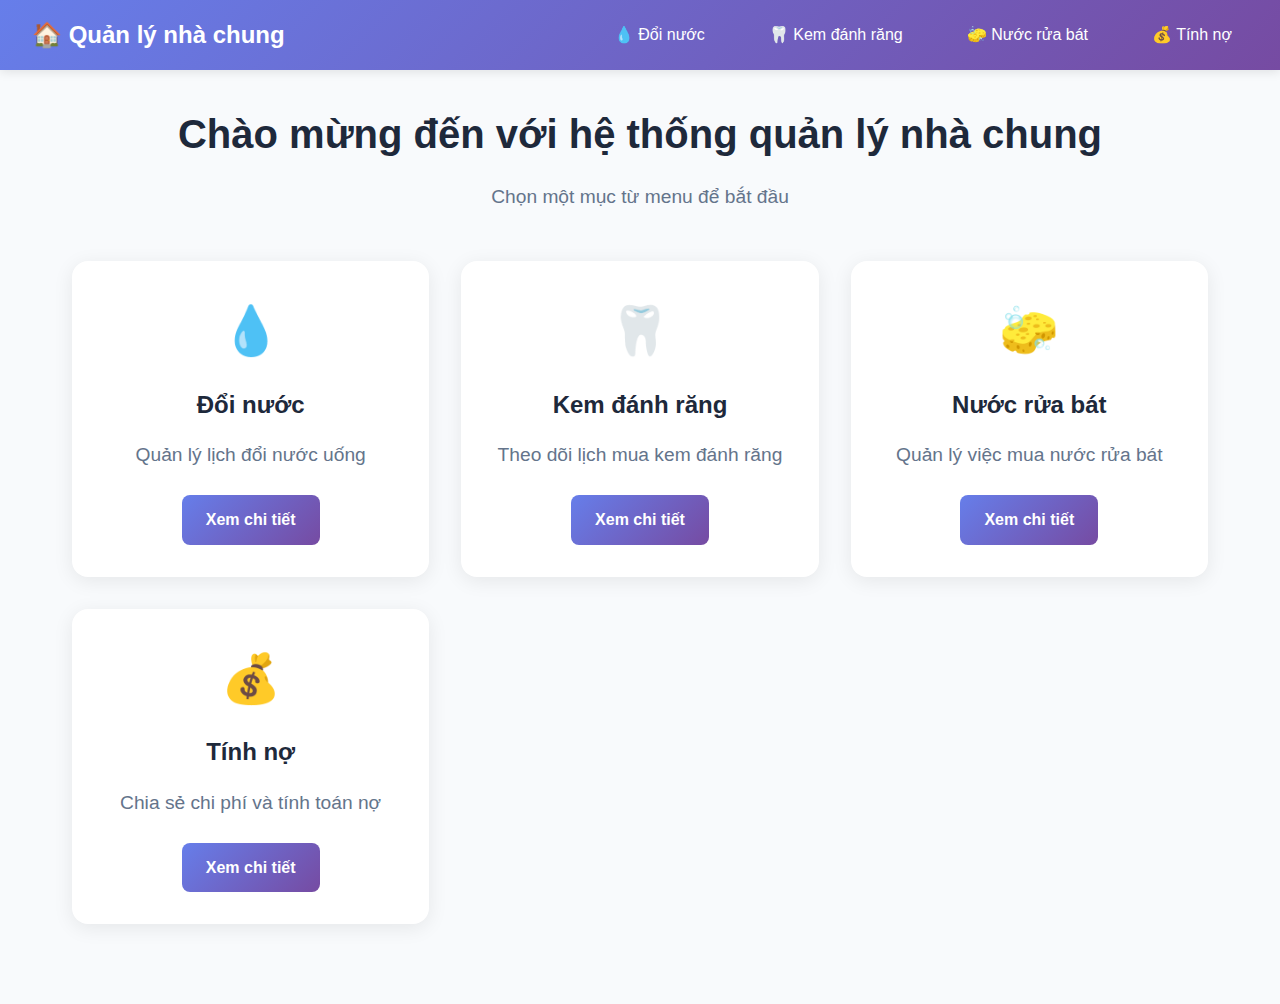
<file: index.html>
<!DOCTYPE html>
<html lang="vi">
<head>
    <meta charset="UTF-8">
    <meta name="viewport" content="width=device-width, initial-scale=1.0">
    <title>Quản lý nhà chung</title>
    <link rel="stylesheet" href="styles.css">
</head>
<body>
    <header>
        <nav class="navbar">
            <div class="nav-brand">
                <h2>🏠 Quản lý nhà chung</h2>
            </div>
            <ul class="nav-menu">
                <li><a href="water.html">💧 Đổi nước</a></li>
                <li><a href="toothpaste.html">🦷 Kem đánh răng</a></li>
                <li><a href="dishwash.html">🧽 Nước rửa bát</a></li>
                <li><a href="debt.html">💰 Tính nợ</a></li>
            </ul>
        </nav>
    </header>

    <main class="container">
        <div class="welcome-section">
            <h1>Chào mừng đến với hệ thống quản lý nhà chung</h1>
            <p>Chọn một mục từ menu để bắt đầu</p>
            
            <div class="feature-grid">
                <div class="feature-card">
                    <div class="feature-icon">💧</div>
                    <h3>Đổi nước</h3>
                    <p>Quản lý lịch đổi nước uống</p>
                    <a href="water.html" class="btn btn-primary">Xem chi tiết</a>
                </div>
                
                <div class="feature-card">
                    <div class="feature-icon">🦷</div>
                    <h3>Kem đánh răng</h3>
                    <p>Theo dõi lịch mua kem đánh răng</p>
                    <a href="toothpaste.html" class="btn btn-primary">Xem chi tiết</a>
                </div>
                
                <div class="feature-card">
                    <div class="feature-icon">🧽</div>
                    <h3>Nước rửa bát</h3>
                    <p>Quản lý việc mua nước rửa bát</p>
                    <a href="dishwash.html" class="btn btn-primary">Xem chi tiết</a>
                </div>
                
                <div class="feature-card">
                    <div class="feature-icon">💰</div>
                    <h3>Tính nợ</h3>
                    <p>Chia sẻ chi phí và tính toán nợ</p>
                    <a href="debt.html" class="btn btn-primary">Xem chi tiết</a>
                </div>
            </div>
        </div>
    </main>
</body>
</html>
</file>
<file: styles.css>
* {
  margin: 0;
  padding: 0;
  box-sizing: border-box;
}

body {
  font-family: "Segoe UI", Tahoma, Geneva, Verdana, sans-serif;
  background-color: #f8fafc;
  color: #334155;
  line-height: 1.6;
}

/* Header & Navigation */
.navbar {
  background: linear-gradient(135deg, #667eea 0%, #764ba2 100%);
  padding: 1rem 2rem;
  box-shadow: 0 2px 10px rgba(0, 0, 0, 0.1);
  display: flex;
  justify-content: space-between;
  align-items: center;
  flex-wrap: wrap;
}

.nav-brand h2 {
  color: white;
  font-weight: 600;
}

.nav-menu {
  display: flex;
  list-style: none;
  gap: 2rem;
  flex-wrap: wrap;
}

.nav-menu a {
  color: white;
  text-decoration: none;
  padding: 0.5rem 1rem;
  border-radius: 8px;
  transition: all 0.3s ease;
  font-weight: 500;
}

.nav-menu a:hover,
.nav-menu a.active {
  background: rgba(255, 255, 255, 0.2);
  transform: translateY(-2px);
}

/* Container */
.container {
  max-width: 1200px;
  margin: 0 auto;
  padding: 2rem;
}

.debt-container {
  max-width: 1400px;
}

/* Page Header */
.page-header {
  text-align: center;
  margin-bottom: 3rem;
}

.page-header h1 {
  font-size: 2.5rem;
  color: #1e293b;
  margin-bottom: 0.5rem;
}

/* Welcome Section */
.welcome-section {
  text-align: center;
  margin-bottom: 3rem;
}

.welcome-section h1 {
  font-size: 2.5rem;
  color: #1e293b;
  margin-bottom: 1rem;
}

.welcome-section p {
  font-size: 1.2rem;
  color: #64748b;
  margin-bottom: 3rem;
}

/* Feature Grid */
.feature-grid {
  display: grid;
  grid-template-columns: repeat(auto-fit, minmax(280px, 1fr));
  gap: 2rem;
  margin-top: 3rem;
}

.feature-card {
  background: white;
  padding: 2rem;
  border-radius: 16px;
  box-shadow: 0 4px 20px rgba(0, 0, 0, 0.08);
  text-align: center;
  transition: transform 0.3s ease, box-shadow 0.3s ease;
}

.feature-card:hover {
  transform: translateY(-5px);
  box-shadow: 0 8px 30px rgba(0, 0, 0, 0.12);
}

.feature-icon {
  font-size: 3rem;
  margin-bottom: 1rem;
}

.feature-card h3 {
  font-size: 1.5rem;
  color: #1e293b;
  margin-bottom: 1rem;
}

.feature-card p {
  color: #64748b;
  margin-bottom: 1.5rem;
}

/* Buttons */
.btn {
  padding: 0.75rem 1.5rem;
  border: none;
  border-radius: 8px;
  font-size: 1rem;
  font-weight: 600;
  cursor: pointer;
  transition: all 0.3s ease;
  text-decoration: none;
  display: inline-block;
  text-align: center;
}

.btn-primary {
  background: linear-gradient(135deg, #667eea 0%, #764ba2 100%);
  color: white;
}

.btn-primary:hover {
  transform: translateY(-2px);
  box-shadow: 0 4px 15px rgba(102, 126, 234, 0.4);
}

.btn-success {
  background: linear-gradient(135deg, #10b981 0%, #059669 100%);
  color: white;
  font-size: 1.1rem;
  padding: 1rem 2rem;
}

.btn-success:hover {
  transform: translateY(-2px);
  box-shadow: 0 4px 15px rgba(16, 185, 129, 0.4);
}

.btn-secondary {
  background: linear-gradient(135deg, #6b7280 0%, #4b5563 100%);
  color: white;
}

.btn-secondary:hover {
  transform: translateY(-2px);
  box-shadow: 0 4px 15px rgba(107, 114, 128, 0.4);
}

.btn-warning {
  background: linear-gradient(135deg, #f59e0b 0%, #d97706 100%);
  color: white;
  font-size: 0.9rem;
  padding: 0.5rem 1rem;
  margin-bottom: 0.5rem;
  width: 100%;
}

.btn-warning:hover {
  transform: translateY(-2px);
  box-shadow: 0 4px 15px rgba(245, 158, 11, 0.4);
}

.btn-info {
  background: linear-gradient(135deg, #3b82f6 0%, #1d4ed8 100%);
  color: white;
  font-size: 0.9rem;
  padding: 0.5rem 1rem;
  width: 100%;
}

.btn-info:hover {
  transform: translateY(-2px);
  box-shadow: 0 4px 15px rgba(59, 130, 246, 0.4);
}

/* Rotation Card */
.rotation-card {
  background: white;
  border-radius: 20px;
  padding: 3rem;
  box-shadow: 0 8px 30px rgba(0, 0, 0, 0.1);
  margin-bottom: 3rem;
  text-align: center;
}

.item-image {
  margin-bottom: 2rem;
}

.item-img {
  width: 200px;
  height: 200px;
  object-fit: cover;
  border-radius: 16px;
  box-shadow: 0 4px 20px rgba(0, 0, 0, 0.1);
}

.rotation-info {
  margin-bottom: 2rem;
}

.info-item {
  display: flex;
  justify-content: space-between;
  align-items: center;
  padding: 1rem;
  margin-bottom: 0.5rem;
  background: #f1f5f9;
  border-radius: 12px;
  font-size: 1.1rem;
}

.info-item.current {
  background: linear-gradient(135deg, #ddd6fe 0%, #c4b5fd 100%);
  font-weight: 600;
  border: 2px solid #8b5cf6;
}

.info-item label {
  font-weight: 600;
  color: #475569;
}

.info-item span {
  color: #1e293b;
}

.action-section {
  margin-top: 2rem;
}

/* History Section */
.history-section {
  background: white;
  border-radius: 16px;
  padding: 2rem;
  box-shadow: 0 4px 20px rgba(0, 0, 0, 0.08);
}

.history-section h3 {
  color: #1e293b;
  margin-bottom: 1.5rem;
  font-size: 1.5rem;
}

.history-list {
  max-height: 400px;
  overflow-y: auto;
}

.history-item {
  display: flex;
  justify-content: space-between;
  align-items: center;
  padding: 1rem;
  border-bottom: 1px solid #e2e8f0;
  transition: background-color 0.3s ease;
}

.history-item:hover {
  background-color: #f8fafc;
}

.history-item:last-child {
  border-bottom: none;
}

/* Debt Page Styles */
.debt-layout {
  display: grid;
  grid-template-columns: 300px 1fr;
  gap: 2rem;
  margin-bottom: 3rem;
}

.sidebar {
  background: white;
  border-radius: 16px;
  padding: 1.5rem;
  box-shadow: 0 4px 20px rgba(0, 0, 0, 0.08);
  height: fit-content;
}

.sidebar h3 {
  color: #1e293b;
  margin-bottom: 1rem;
  font-size: 1.3rem;
}

.member-list {
  display: flex;
  flex-direction: column;
  gap: 0.5rem;
  margin-bottom: 2rem;
}

.member-item {
  padding: 1rem;
  border-radius: 12px;
  cursor: pointer;
  transition: all 0.3s ease;
  background: #f8fafc;
}

.member-item:hover {
  background: #e2e8f0;
  transform: translateX(5px);
}

.member-item.active {
  background: linear-gradient(135deg, #667eea 0%, #764ba2 100%);
  color: white;
}

.member-name {
  font-weight: 600;
}

/* Data Management Section */
.data-management {
  border-top: 2px solid #e2e8f0;
  padding-top: 1rem;
  margin-top: 1rem;
}

.data-management h4 {
  color: #1e293b;
  margin-bottom: 1rem;
  font-size: 1.1rem;
}

.data-stats {
  margin-top: 1rem;
  padding: 0.5rem;
  background: #f1f5f9;
  border-radius: 8px;
  text-align: center;
}

.main-content {
  background: white;
  border-radius: 16px;
  padding: 2rem;
  box-shadow: 0 4px 20px rgba(0, 0, 0, 0.08);
}

.member-info h2 {
  color: #1e293b;
  margin-bottom: 2rem;
  font-size: 2rem;
}

.debt-summary {
  display: grid;
  grid-template-columns: 1fr 1fr;
  gap: 2rem;
  margin-bottom: 3rem;
}

.debt-section h3 {
  color: #1e293b;
  margin-bottom: 1rem;
  font-size: 1.3rem;
}

.debt-list {
  background: #f8fafc;
  border-radius: 12px;
  padding: 1rem;
  min-height: 100px;
}

.debt-item {
  display: flex;
  justify-content: space-between;
  align-items: center;
  padding: 0.5rem 0;
  border-bottom: 1px solid #e2e8f0;
}

.debt-item:last-child {
  border-bottom: none;
}

.debt-amount {
  font-weight: 600;
  color: #dc2626;
}

/* Forms */
.expense-form,
.manual-debt {
  margin-top: 2rem;
  padding-top: 2rem;
  border-top: 2px solid #e2e8f0;
}

.expense-form h3,
.manual-debt h3 {
  color: #1e293b;
  margin-bottom: 1.5rem;
  font-size: 1.5rem;
}

.form-group {
  margin-bottom: 1.5rem;
}

.form-group label {
  display: block;
  margin-bottom: 0.5rem;
  font-weight: 600;
  color: #374151;
}

.form-group input,
.form-group select {
  width: 100%;
  padding: 0.75rem;
  border: 2px solid #e5e7eb;
  border-radius: 8px;
  font-size: 1rem;
  transition: border-color 0.3s ease;
}

.form-group input:focus,
.form-group select:focus {
  outline: none;
  border-color: #667eea;
  box-shadow: 0 0 0 3px rgba(102, 126, 234, 0.1);
}

.checkbox-group {
  display: grid;
  grid-template-columns: repeat(auto-fit, minmax(200px, 1fr));
  gap: 0.5rem;
}

.checkbox-group label {
  display: flex;
  align-items: center;
  gap: 0.5rem;
  font-weight: normal;
  cursor: pointer;
  padding: 0.5rem;
  border-radius: 8px;
  transition: background-color 0.3s ease;
}

.checkbox-group label:hover {
  background-color: #f3f4f6;
}

.form-row {
  display: flex;
  flex-direction: column;
  gap: 1rem;
  margin-bottom: 1rem;
}

.form-row select,
.form-row input {
  width: 100%;
  padding: 0.75rem;
  border: 2px solid #e5e7eb;
  border-radius: 8px;
  font-size: 1rem;
  transition: border-color 0.3s ease;
}

.form-row select:focus,
.form-row input:focus {
  outline: none;
  border-color: #667eea;
  box-shadow: 0 0 0 3px rgba(102, 126, 234, 0.1);
}

.form-row-buttons {
  display: flex;
  gap: 0.5rem;
  margin-top: 1rem;
}

.form-row-buttons .btn {
  flex: 1;
}

/* Responsive cho form-row */
@media (min-width: 768px) {
  .form-row {
    display: grid;
    grid-template-columns: 1fr 1fr;
    gap: 1rem;
    align-items: start;
  }

  .form-row-buttons {
    grid-column: span 2;
    display: flex;
    gap: 0.5rem;
    margin-top: 0;
  }
}

@media (min-width: 1024px) {
  .form-row {
    grid-template-columns: 1fr 1fr 1fr;
  }

  .form-row-buttons {
    grid-column: span 3;
  }
}

/* Transaction History */
.transaction-history {
  background: white;
  border-radius: 16px;
  padding: 2rem;
  box-shadow: 0 4px 20px rgba(0, 0, 0, 0.08);
}

.transaction-history h3 {
  color: #1e293b;
  margin-bottom: 1.5rem;
  font-size: 1.5rem;
}

.history-filter {
  margin-bottom: 1rem;
}

.history-filter select {
  padding: 0.5rem;
  border: 2px solid #e5e7eb;
  border-radius: 8px;
  font-size: 0.9rem;
}

.transaction-list {
  max-height: 400px;
  overflow-y: auto;
}

.transaction-item {
  padding: 1rem;
  border-bottom: 1px solid #e2e8f0;
  transition: background-color 0.3s ease;
}

.transaction-item:hover {
  background-color: #f8fafc;
}

.transaction-item:last-child {
  border-bottom: none;
}

.transaction-header {
  display: flex;
  justify-content: space-between;
  align-items: center;
  margin-bottom: 0.5rem;
}

.transaction-title {
  font-weight: 600;
  color: #1e293b;
}

.transaction-amount {
  font-weight: 600;
  color: #059669;
}

.transaction-details {
  font-size: 0.9rem;
  color: #64748b;
}

/* Responsive Design */
@media (max-width: 768px) {
  .navbar {
    flex-direction: column;
    gap: 1rem;
  }

  .nav-menu {
    justify-content: center;
    gap: 1rem;
  }

  .container {
    padding: 1rem;
  }

  .debt-layout {
    grid-template-columns: 1fr;
  }

  .debt-summary {
    grid-template-columns: 1fr;
  }

  .form-row {
    grid-template-columns: 1fr;
  }

  .feature-grid {
    grid-template-columns: 1fr;
  }

  .page-header h1 {
    font-size: 2rem;
  }

  .welcome-section h1 {
    font-size: 2rem;
  }
}

@media (max-width: 480px) {
  .rotation-card {
    padding: 1.5rem;
  }

  .info-item {
    flex-direction: column;
    text-align: center;
    gap: 0.5rem;
  }

  .nav-menu {
    flex-direction: column;
    width: 100%;
  }

  .nav-menu a {
    text-align: center;
  }
}

/* Account Info Styles */
.account-info {
  border-top: 2px solid #e2e8f0;
  padding-top: 1rem;
  margin-top: 1rem;
}

.account-info h4 {
  color: #1e293b;
  margin-bottom: 1rem;
  font-size: 1.1rem;
}

.account-details {
  background: #f8fafc;
  border-radius: 12px;
  padding: 1rem;
}

.account-item {
  display: flex;
  justify-content: space-between;
  align-items: center;
  margin-bottom: 0.75rem;
  padding: 0.5rem 0;
}

.account-item label {
  font-weight: 600;
  color: #475569;
  font-size: 0.9rem;
}

.account-item span {
  color: #1e293b;
  font-weight: 500;
}

.account-number {
  display: flex;
  align-items: center;
  gap: 0.5rem;
}

.copy-btn {
  background: #3b82f6;
  color: white;
  border: none;
  border-radius: 4px;
  padding: 0.25rem 0.5rem;
  cursor: pointer;
  font-size: 0.8rem;
  transition: all 0.2s ease;
}

.copy-btn:hover {
  background: #2563eb;
  transform: scale(1.05);
}

.qr-section {
  text-align: center;
  margin-top: 1rem;
  padding-top: 1rem;
  border-top: 1px solid #e2e8f0;
}

.qr-image {
  width: 120px;
  height: 120px;
  border-radius: 8px;
  box-shadow: 0 2px 8px rgba(0, 0, 0, 0.1);
  margin-bottom: 0.5rem;
}

.qr-note {
  font-size: 0.8rem;
  color: #64748b;
  margin: 0;
}

/* Responsive cho account info */
@media (max-width: 768px) {
  .account-item {
    flex-direction: column;
    align-items: flex-start;
    gap: 0.25rem;
  }

  .account-number {
    width: 100%;
    justify-content: space-between;
  }

  .qr-image {
    width: 100px;
    height: 100px;
  }
}
</file>
